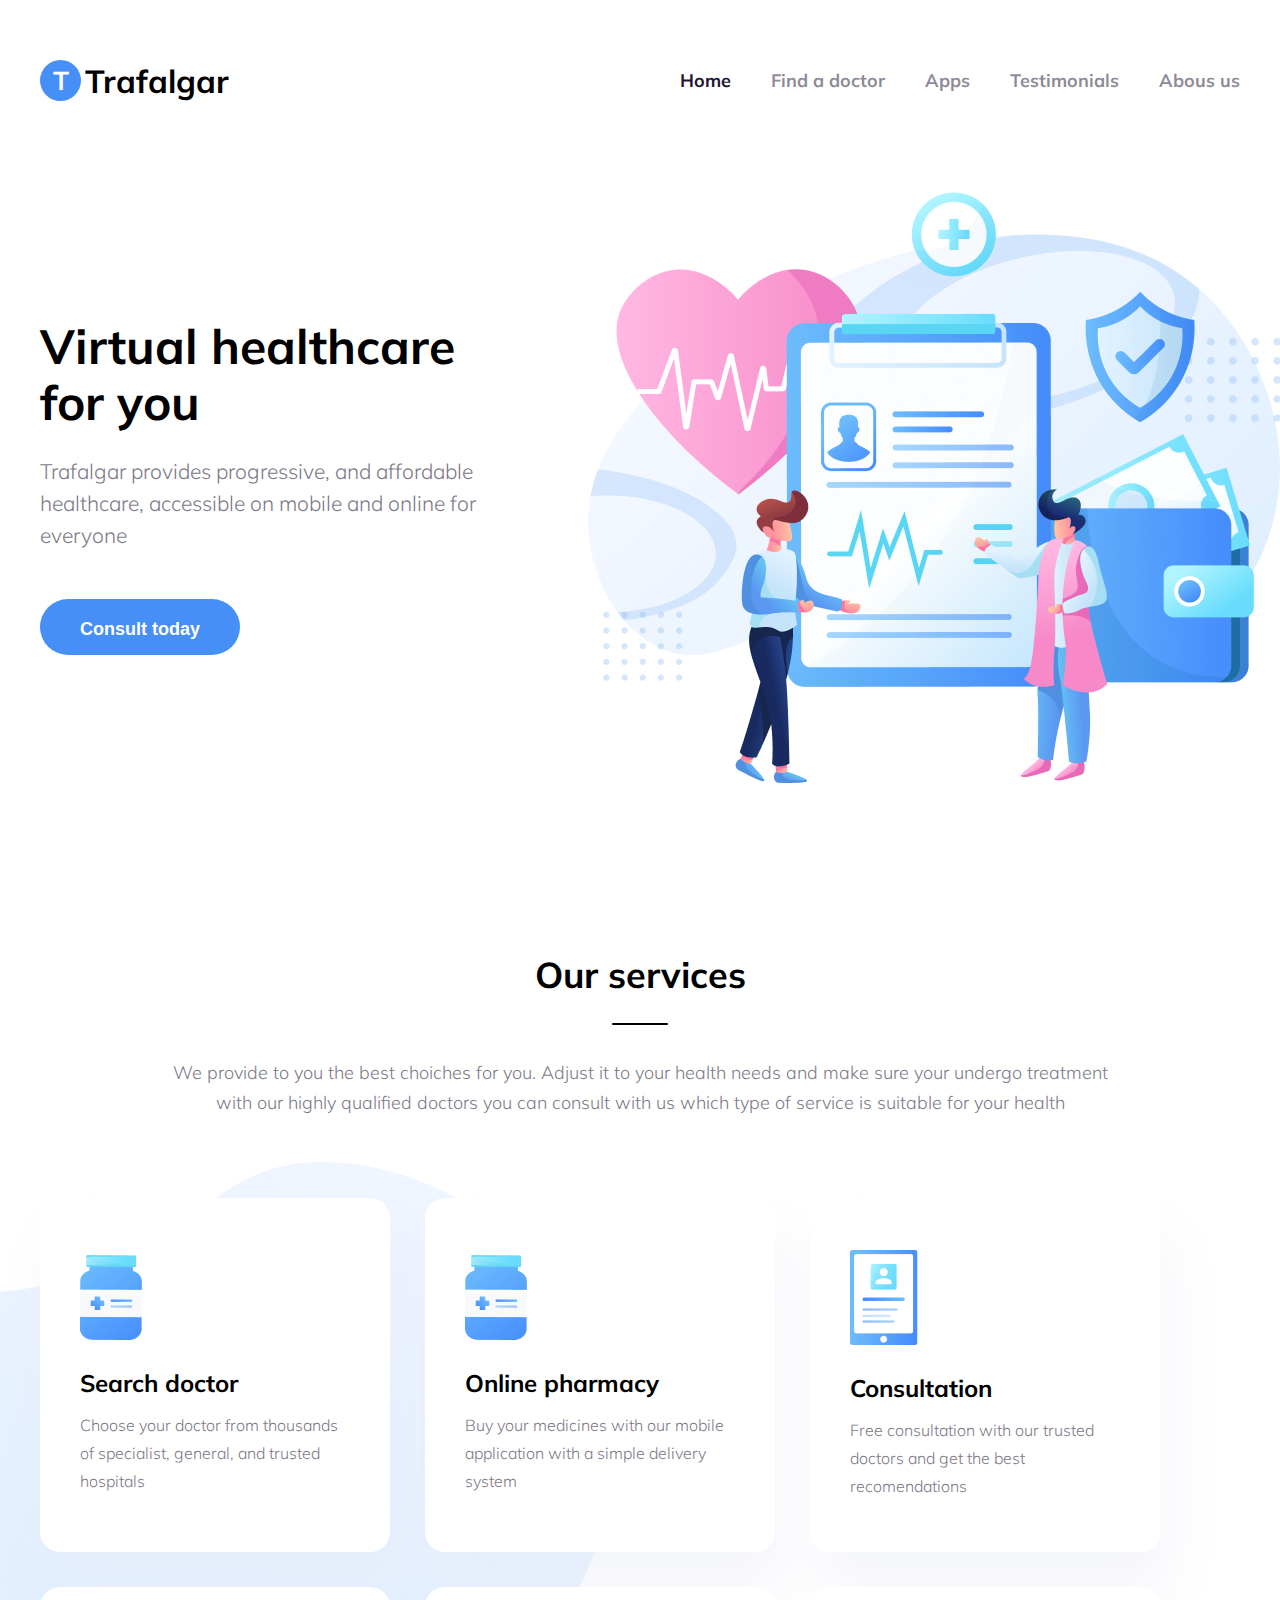
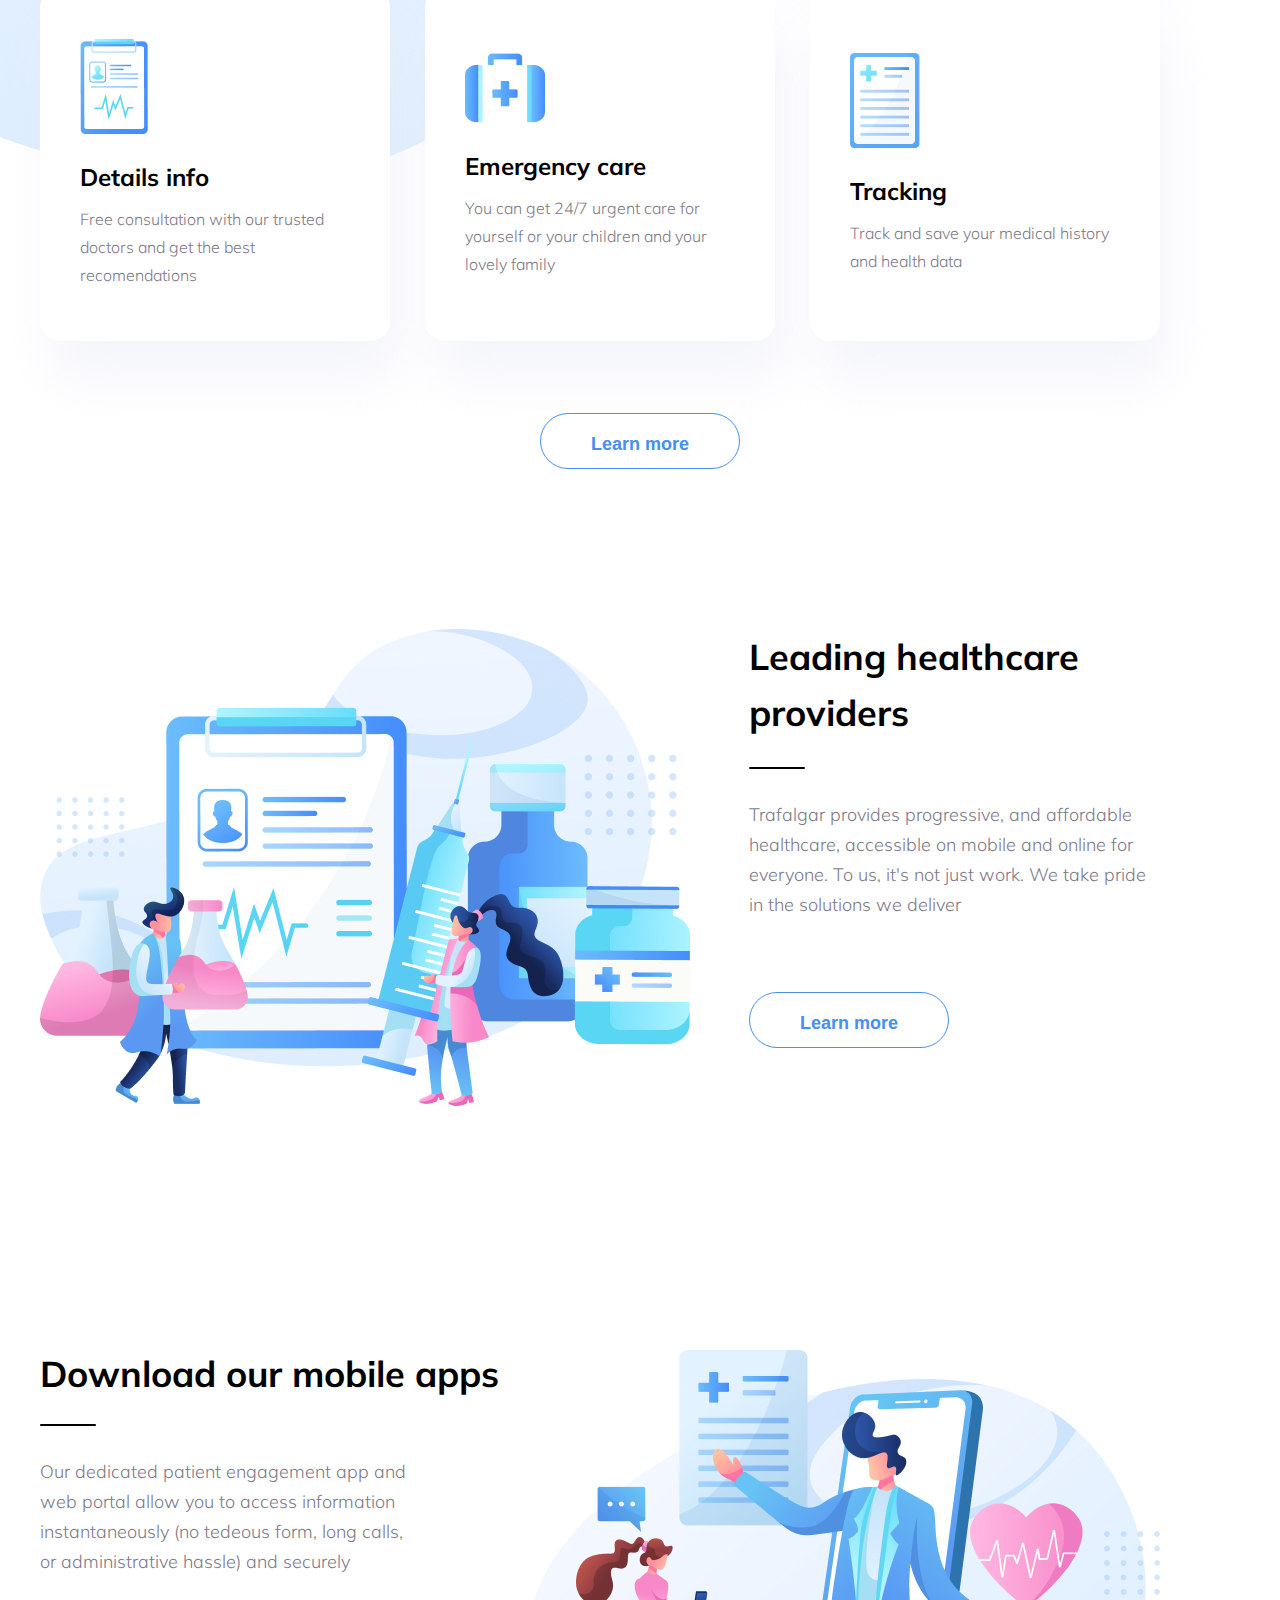
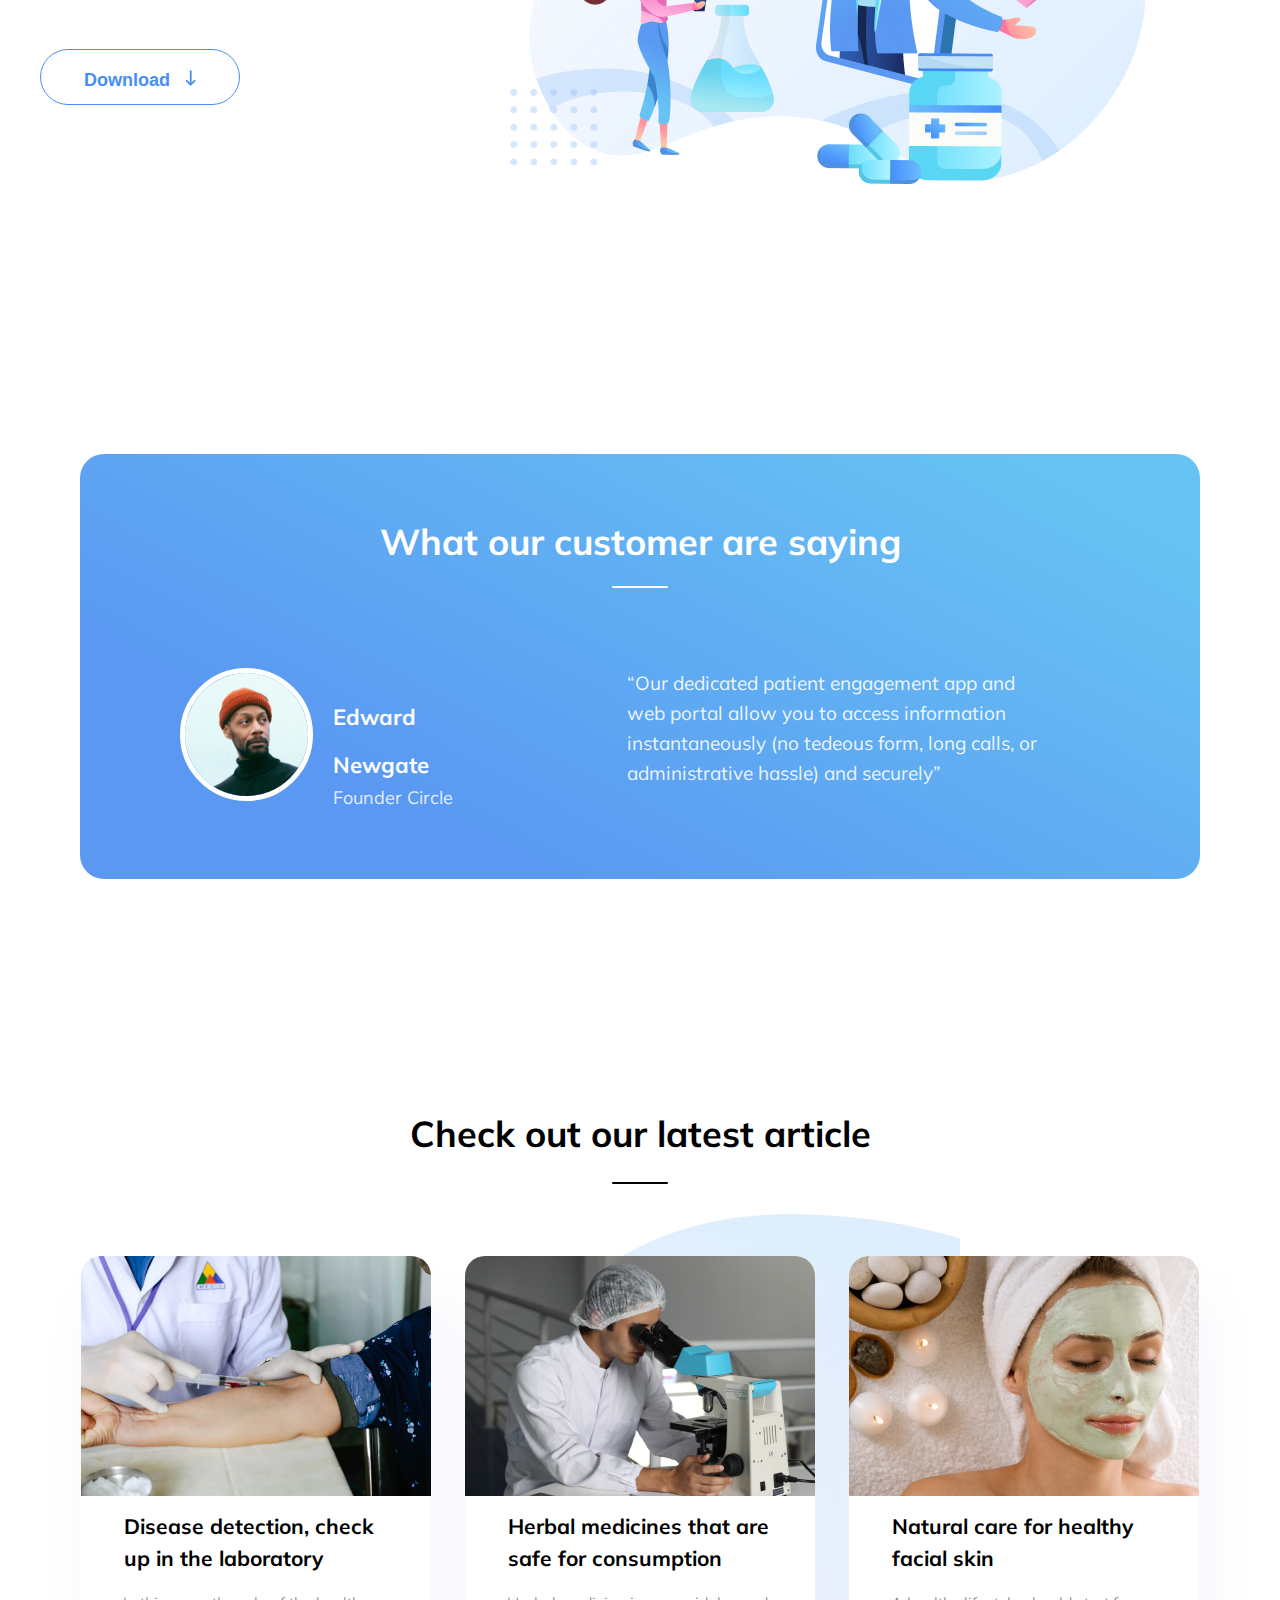
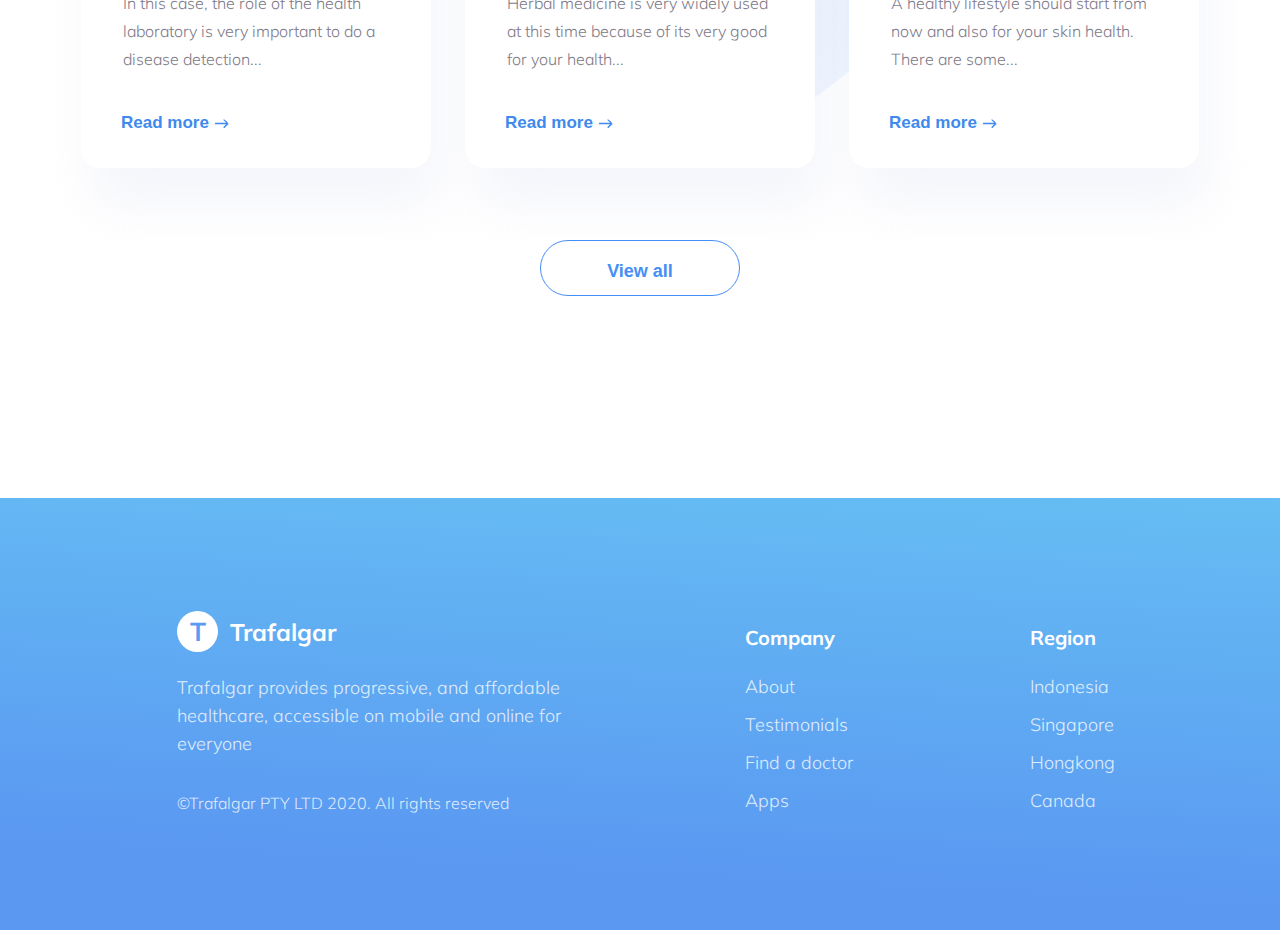
<file: index.html>
<!DOCTYPE html>
<html lang="en">
  <head>
    <meta charset="UTF-8" />
    <meta name="viewport" content="width=device-width, initial-scale=1.0" />
    <title>Document</title>
    <link rel="stylesheet" href="style.css" />
    <link
      href="https://fonts.googleapis.com/css2?family=Muli:wght@400;700&display=swap"
      rel="stylesheet"
    />
    <script></script>
  </head>
  <body>
    <nav>
      <!-- <img src="images/logo.png" alt="" /> -->
      <div class="header-logo">
        <p>T</p>
        <h1>Trafalgar</h1>
      </div>
      <div>
        <p></p>
      </div>
      <ul>
        <li><a href="#">Home</a></li>
        <li><a href="#">Find a doctor</a></li>
        <li><a href="#">Apps</a></li>
        <li><a href="#">Testimonials</a></li>
        <li><a href="#">Abous us</a></li>
      </ul>
    </nav>
    <main>
      <div class="main-header">
        <h2>Virtual healthcare for you</h2>
        <p>
          Trafalgar provides progressive, and affordable healthcare, accessible
          on mobile and online for everyone
        </p>
        <button>Consult today</button>
      </div>
      <div><img src="images/trafalgar.png" alt="trafalgar-illustration" /></div>
    </main>

    <section class="our-services">
      <div class="vector">
        <img src="images/Vector (1).png" alt="vector" />
      </div>
      <h1>Our services</h1>
      <div class="rectangle"></div>
      <p>
        We provide to you the best choiches for you. Adjust it to your health
        needs and make sure your undergo treatment with our highly qualified
        doctors you can consult with us which type of service is suitable for
        your health
      </p>
      <div class="service-columns">
        <div>
          <img src="images/Frame (1).png" alt="frame one" />
          <h3>Search doctor</h3>
          <p>
            Choose your doctor from thousands of specialist, general, and
            trusted hospitals
          </p>
        </div>
        <div>
          <img src="images/Frame (1).png" alt="frame two" />
          <h3>Online pharmacy</h3>
          <p>
            Buy your medicines with our mobile application with a simple
            delivery system
          </p>
        </div>
        <div>
          <img src="images/Frame (2).png" alt="frame three" />
          <h3>Consultation</h3>
          <p>
            Free consultation with our trusted doctors and get the best
            recomendations
          </p>
        </div>
        <div>
          <img src="images/Frame (3).png" alt="frame four" />
          <h3>Details info</h3>
          <p>
            Free consultation with our trusted doctors and get the best
            recomendations
          </p>
        </div>
        <div>
          <img src="images/Frame (4).png" alt="frame five" />
          <h3>Emergency care</h3>
          <p>
            You can get 24/7 urgent care for yourself or your children and your
            lovely family
          </p>
        </div>
        <div>
          <img src="images/Frame (5).png" alt="frame six" />
          <h3>Tracking</h3>
          <p>Track and save your medical history and health data</p>
        </div>
      </div>
      <button class="learn-more-button">Learn more</button>
    </section>
    <section class="providers">
      <div>
        <img src="images/trafalgar-illustration sec02 1.png" alt="trafalgar" />
      </div>
      <div class="providers-rows">
        <h2>Leading healthcare providers</h2>
        <div class="left-rectangle"></div>
        <p>
          Trafalgar provides progressive, and affordable healthcare, accessible
          on mobile and online for everyone. To us, it&apos;s not just work. We
          take pride in the solutions we deliver
        </p>
        <button class="learn-more-button">Learn more</button>
      </div>
    </section>
    <section class="apps">
      <div>
        <h2>Download our mobile apps</h2>
        <div class="left-rectangle"></div>
        <p>
          Our dedicated patient engagement app and web portal allow you to
          access information instantaneously (no tedeous form, long calls, or
          administrative hassle) and securely
        </p>
        <button class="learn-more-button">
          Download <img src="images/Vector2.png" alt="vector" />
        </button>
      </div>
      <div>
        <img
          src="images/trafalgar-illustration sec03 1.png"
          alt="trafalgar picture"
        />
      </div>
    </section>
    <section class="testimonials">
      <h2>What our customer are saying</h2>
      <div class="rectangle"></div>
      <div class="testimonials-comments">
        <div class="testimonials-column">
          <img src="images/image 1.png" alt="" />
        </div>
        <div class="customer-data">
          <p class="customer-name">Edward Newgate</p>
          <p class="profession">Founder Circle</p>
        </div>
        <p class="customer-comment">
          “Our dedicated patient engagement app and web portal allow you to
          access information instantaneously (no tedeous form, long calls, or
          administrative hassle) and securely”
        </p>
      </div>
    </section>
    <section class="latest-article">
      <div class="background-vector"><img src="images/Vector (155).png" /></div>
      <h2>Check out our latest article</h2>
      <div class="rectangle"></div>
      <div class="article-columns">
        <div>
          <img src="images/image 2.png" alt="customer-picture" />
          <h2>Disease detection, check up in the laboratory</h2>
          <p>
            In this case, the role of the health laboratory is very important to
            do a disease detection...
          </p>
          <button class="read-more-button">
            Read more
            <img src="images/arrow.png" alt="arrow" />
          </button>
        </div>
        <div>
          <img src="images/image 2 (1).png" alt="laboraroty" />
          <h2>Herbal medicines that are safe for consumption</h2>
          <p>
            Herbal medicine is very widely used at this time because of its very
            good for your health...
          </p>
          <button class="read-more-button">
            Read more
            <img src="images/arrow.png" alt="arrow" />
          </button>
        </div>
        <div>
          <img src="images/image 3.png" alt="skincare" />
          <h2>Natural care for healthy facial skin</h2>
          <p>
            A healthy lifestyle should start from now and also for your skin
            health. There are some...
          </p>
          <button class="read-more-button">
            Read more
            <img src="images/arrow.png" alt="arrow" />
          </button>
        </div>
      </div>

      <div class="article-button">
        <button class="learn-more-button">View all</button>
      </div>
    </section>
    <footer>
      <div class="footer-first-column">
        <div class="footer-logo">
          <div>T</div>
          <h3>Trafalgar</h3>
        </div>
        <p>
          Trafalgar provides progressive, and affordable healthcare, accessible
          on mobile and online for everyone
        </p>
        <p>©Trafalgar PTY LTD 2020. All rights reserved</p>
      </div>
      <div class="footer-second-column">
        <ul>
          <h4>Company</h4>
          <li><a href="">About</a></li>
          <li><a href="">Testimonials</a></li>
          <li><a href="">Find a doctor</a></li>
          <li><a href="">Apps</a></li>
        </ul>
      </div>
      <div class="footer-second-column">
        <ul>
          <h4>Region</h4>
          <li><a href="">Indonesia</a></li>
          <li><a href="">Singapore</a></li>
          <li><a href="">Hongkong</a></li>
          <li><a href="">Canada</a></li>
        </ul>
      </div>
      <div class="footer-second-column">
        <ul>
          <h4>Help</h4>
          <li><a href="">Help center</a></li>
          <li><a href="">Contact support</a></li>
          <li><a href="">Instructions</a></li>
          <li><a href="">How it works</a></li>
        </ul>
      </div>
    </footer>
  </body>
</html>
</file>
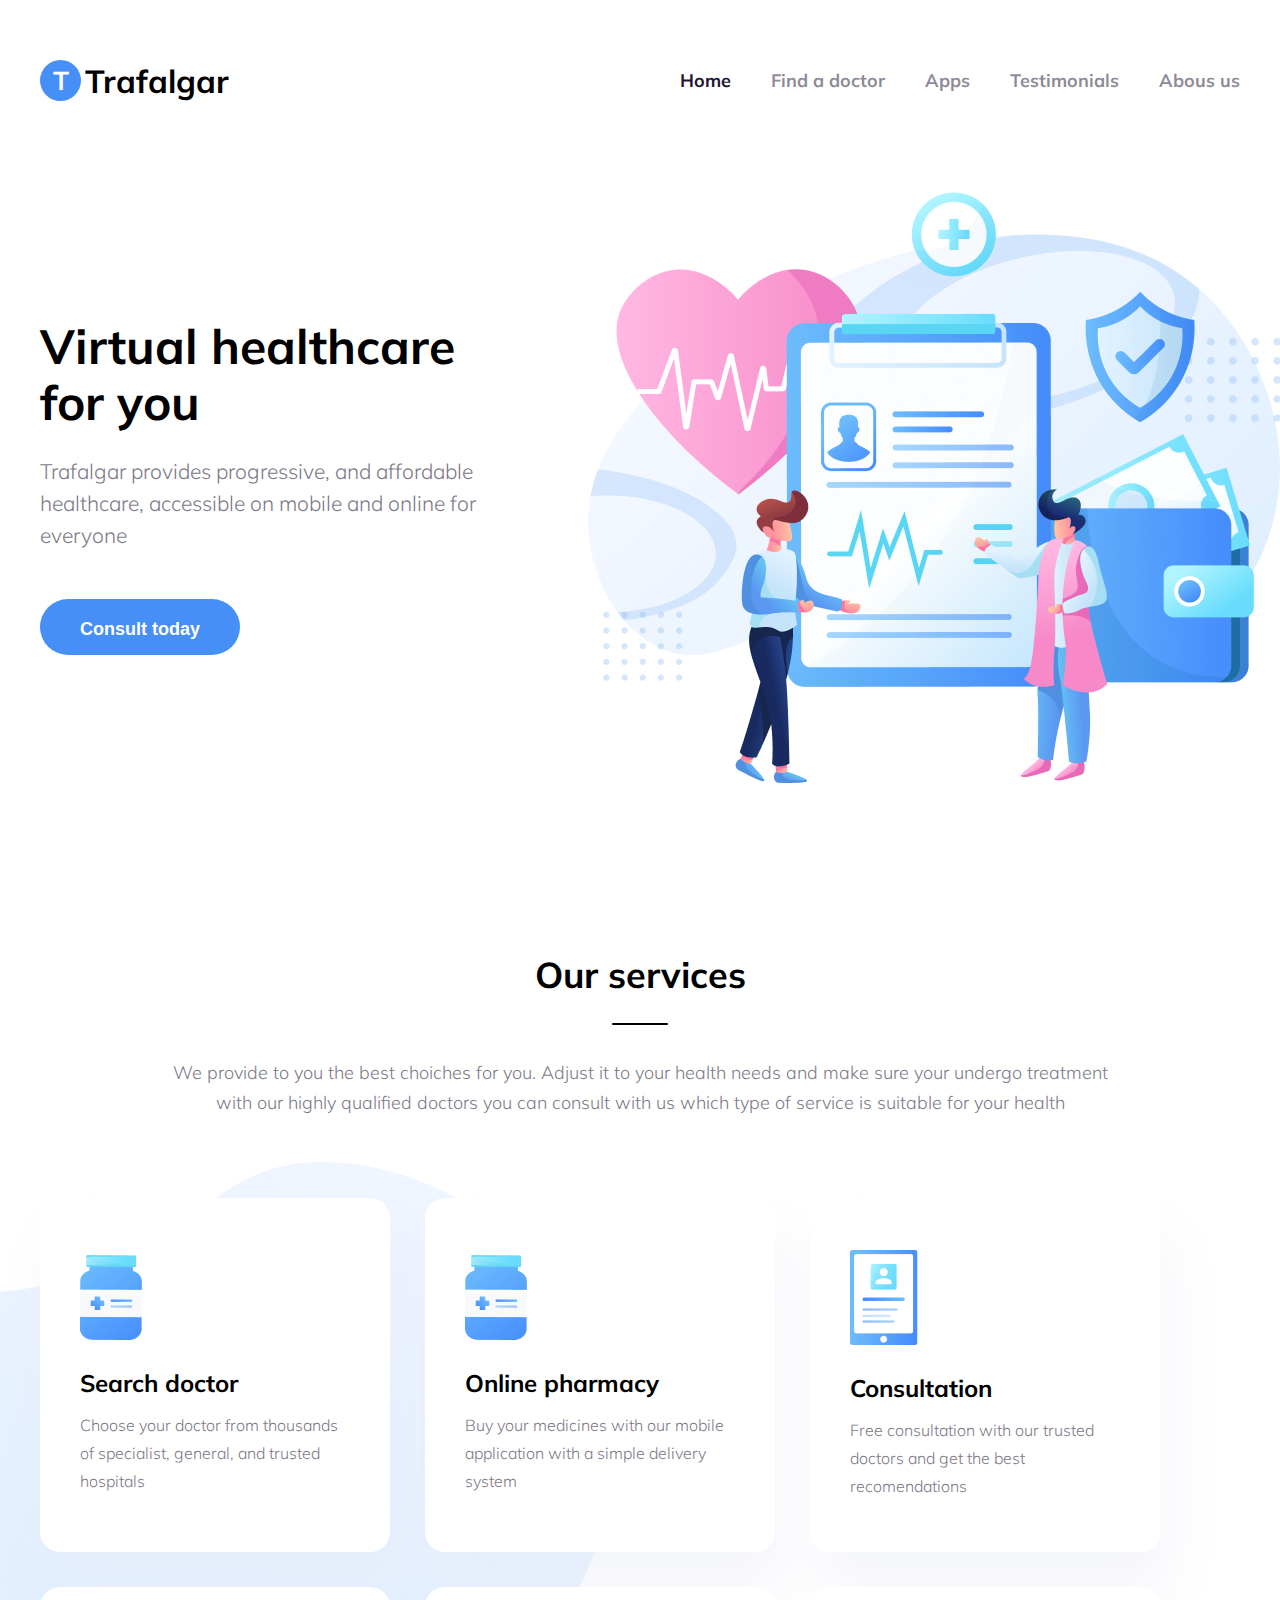
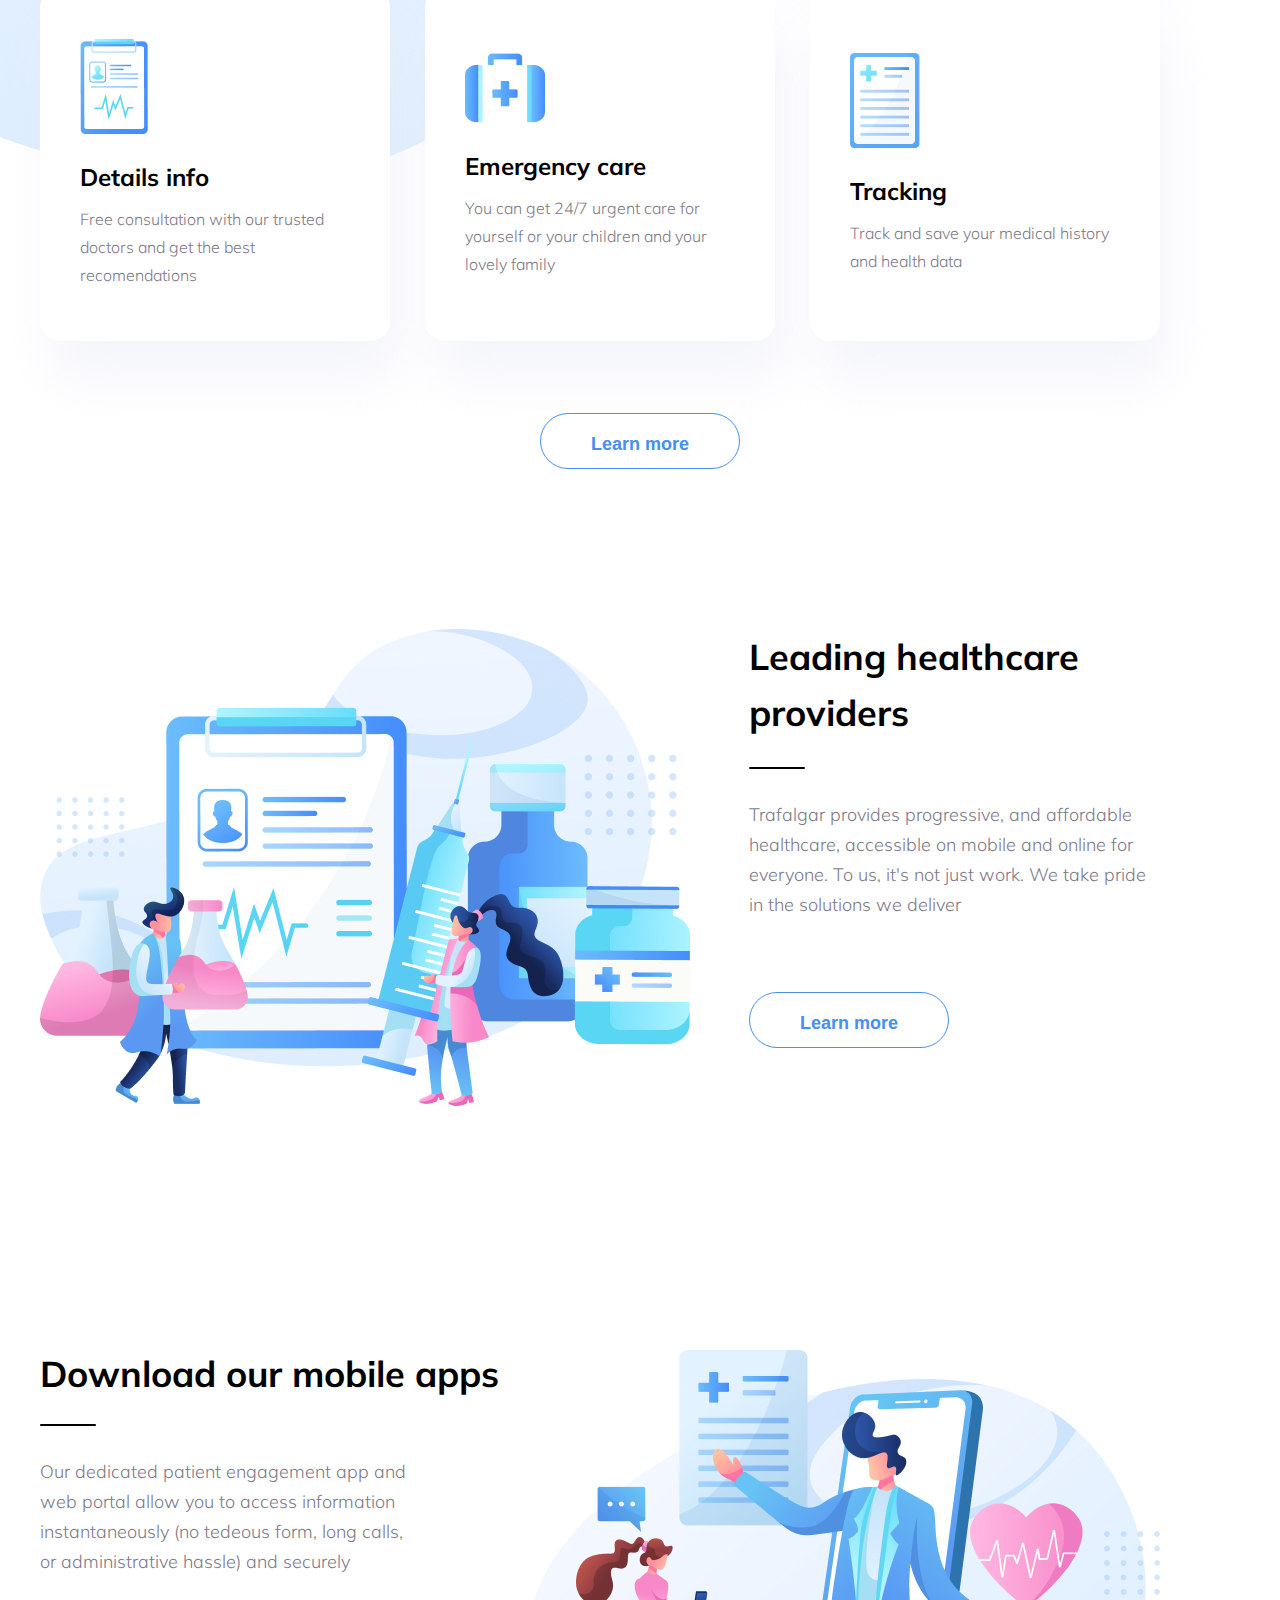
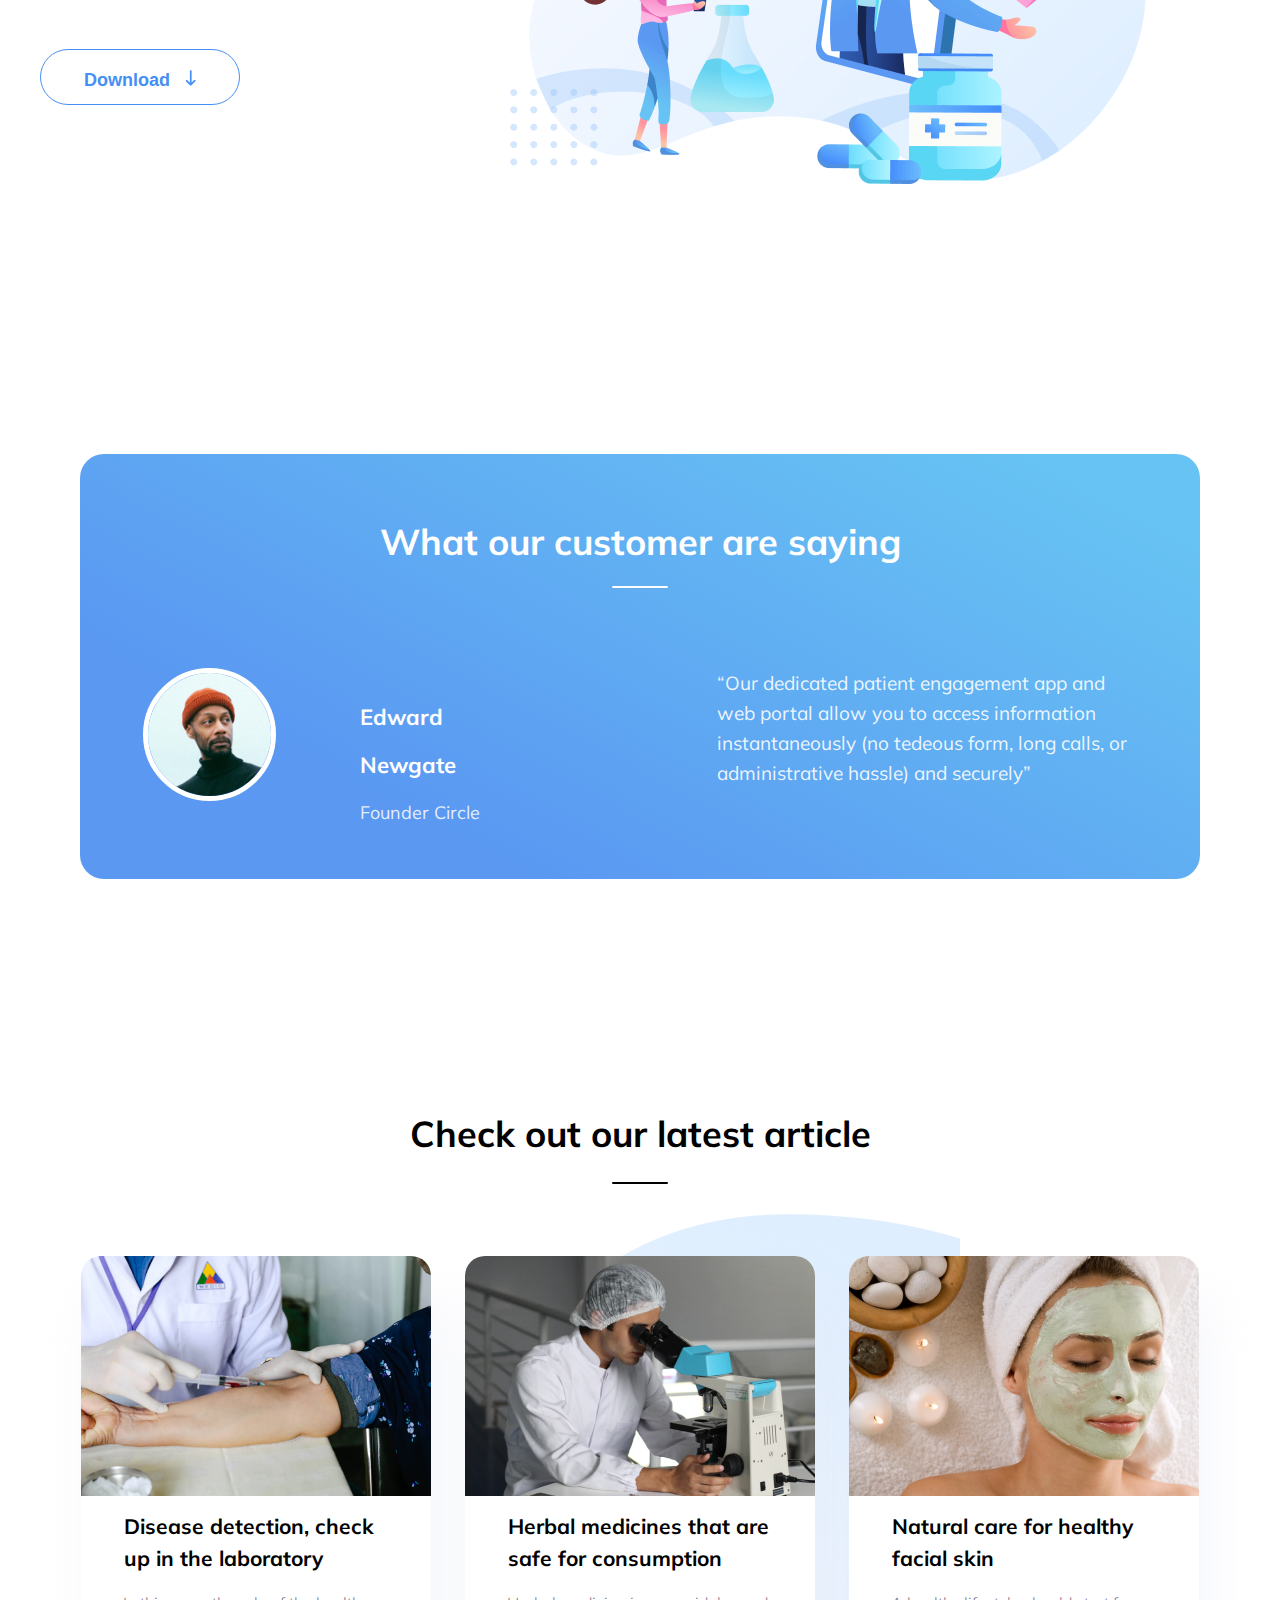
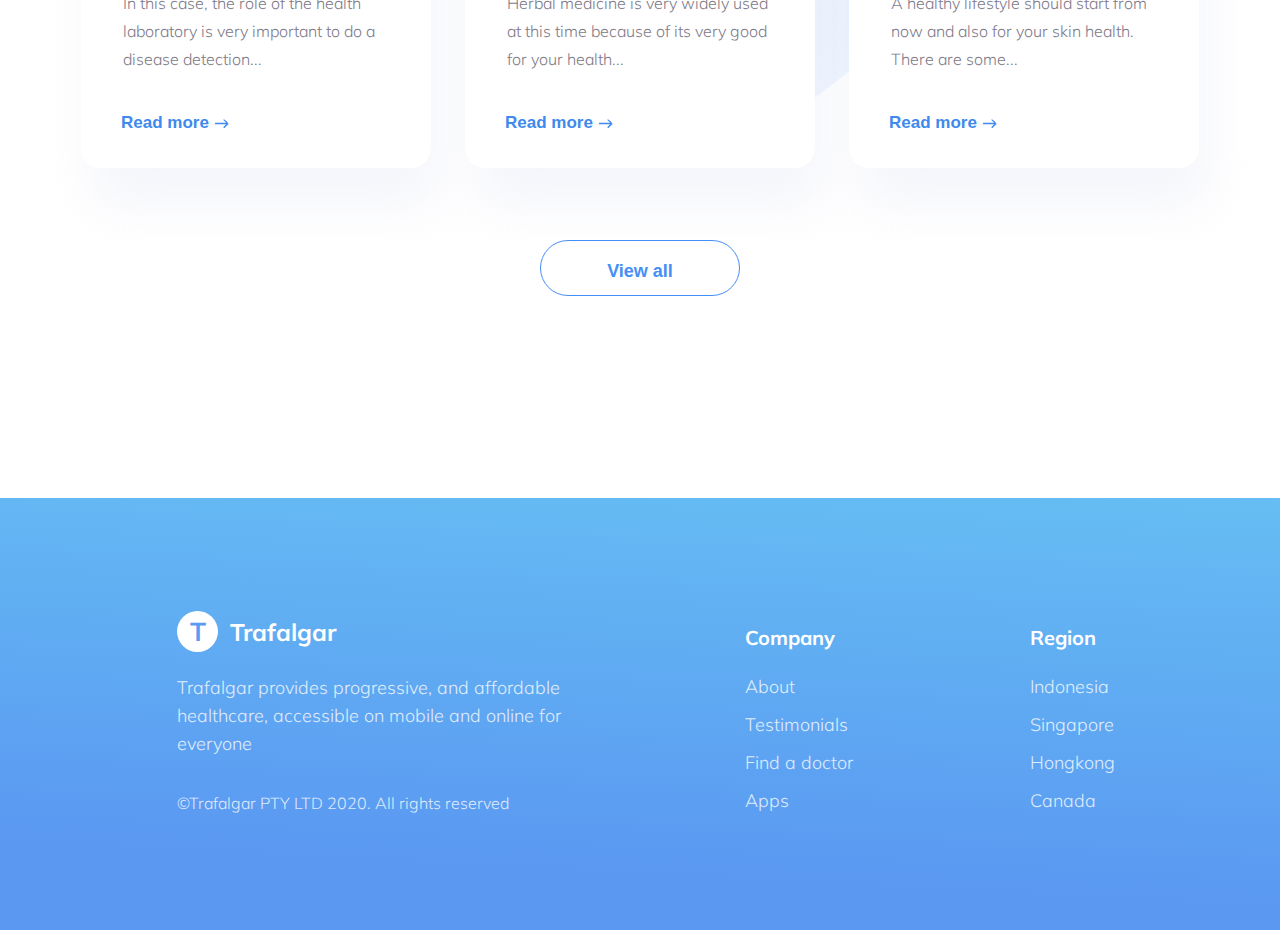
<file: markup/index.html>
<!DOCTYPE html>
<html lang="en">
  <head>
    <meta charset="UTF-8" />
    <meta name="viewport" content="width=device-width, initial-scale=1.0" />
    <title>Document</title>
    <link rel="stylesheet" href="style.css" />
    <link
      href="https://fonts.googleapis.com/css2?family=Muli:wght@400;700&display=swap"
      rel="stylesheet"
    />
    <script></script>
  </head>
  <body>
    <nav>
      <!-- <img src="images/logo.png" alt="" /> -->
      <div class="header-logo">
        <p>T</p>
        <h1>Trafalgar</h1>
      </div>
      <div>
        <p></p>
      </div>
      <ul>
        <li><a href="#">Home</a></li>
        <li><a href="#">Find a doctor</a></li>
        <li><a href="#">Apps</a></li>
        <li><a href="#">Testimonials</a></li>
        <li><a href="#">Abous us</a></li>
      </ul>
    </nav>
    <main>
      <div class="main-header">
        <h2>Virtual healthcare for you</h2>
        <p>
          Trafalgar provides progressive, and affordable healthcare, accessible
          on mobile and online for everyone
        </p>
        <button>Consult today</button>
      </div>
      <div><img src="images/trafalgar.png" alt="trafalgar-illustration" /></div>
    </main>

    <section class="our-services">
      <div class="vector">
        <img src="images/Vector (1).png" alt="vector" />
      </div>
      <h1>Our services</h1>
      <div class="rectangle"></div>
      <p>
        We provide to you the best choiches for you. Adjust it to your health
        needs and make sure your undergo treatment with our highly qualified
        doctors you can consult with us which type of service is suitable for
        your health
      </p>
      <div class="service-columns">
        <div>
          <img src="images/Frame (1).png" alt="frame one" />
          <h3>Search doctor</h3>
          <p>
            Choose your doctor from thousands of specialist, general, and
            trusted hospitals
          </p>
        </div>
        <div>
          <img src="images/Frame (1).png" alt="frame two" />
          <h3>Online pharmacy</h3>
          <p>
            Buy your medicines with our mobile application with a simple
            delivery system
          </p>
        </div>
        <div>
          <img src="images/Frame (2).png" alt="frame three" />
          <h3>Consultation</h3>
          <p>
            Free consultation with our trusted doctors and get the best
            recomendations
          </p>
        </div>
        <div>
          <img src="images/Frame (3).png" alt="frame four" />
          <h3>Details info</h3>
          <p>
            Free consultation with our trusted doctors and get the best
            recomendations
          </p>
        </div>
        <div>
          <img src="images/Frame (4).png" alt="frame five" />
          <h3>Emergency care</h3>
          <p>
            You can get 24/7 urgent care for yourself or your children and your
            lovely family
          </p>
        </div>
        <div>
          <img src="images/Frame (5).png" alt="frame six" />
          <h3>Tracking</h3>
          <p>Track and save your medical history and health data</p>
        </div>
      </div>
      <button class="learn-more-button">Learn more</button>
    </section>
    <section class="providers">
      <div>
        <img src="images/trafalgar-illustration sec02 1.png" alt="trafalgar" />
      </div>
      <div class="providers-rows">
        <h2>Leading healthcare providers</h2>
        <div class="left-rectangle"></div>
        <p>
          Trafalgar provides progressive, and affordable healthcare, accessible
          on mobile and online for everyone. To us, it&apos;s not just work. We
          take pride in the solutions we deliver
        </p>
        <button class="learn-more-button">Learn more</button>
      </div>
    </section>
    <section class="apps">
      <div>
        <h2>Download our mobile apps</h2>
        <div class="left-rectangle"></div>
        <p>
          Our dedicated patient engagement app and web portal allow you to
          access information instantaneously (no tedeous form, long calls, or
          administrative hassle) and securely
        </p>
        <button class="learn-more-button">
          Download <img src="images/Vector2.png" alt="vector" />
        </button>
      </div>
      <div>
        <img
          src="images/trafalgar-illustration sec03 1.png"
          alt="trafalgar picture"
        />
      </div>
    </section>
    <section class="testimonials">
      <h2>What our customer are saying</h2>
      <div class="rectangle"></div>
      <div class="testimonials-comments">
        <div class="testimonials-column">
          <img src="images/image 1.png" alt="" />
        </div>
        <div class="customer-data">
          <p class="customer-name">Edward Newgate</p>
          <p class="profession">Founder Circle</p>
        </div>
        <p class="customer-comment">
          “Our dedicated patient engagement app and web portal allow you to
          access information instantaneously (no tedeous form, long calls, or
          administrative hassle) and securely”
        </p>
      </div>
    </section>
    <section class="latest-article">
      <div class="background-vector"><img src="images/Vector (155).png" /></div>
      <h2>Check out our latest article</h2>
      <div class="rectangle"></div>
      <div class="article-columns">
        <div>
          <img src="images/image 2.png" alt="customer-picture" />
          <h2>Disease detection, check up in the laboratory</h2>
          <p>
            In this case, the role of the health laboratory is very important to
            do a disease detection...
          </p>
          <button class="read-more-button">
            Read more
            <img src="images/arrow.png" alt="arrow" />
          </button>
        </div>
        <div>
          <img src="images/image 2 (1).png" alt="laboraroty" />
          <h2>Herbal medicines that are safe for consumption</h2>
          <p>
            Herbal medicine is very widely used at this time because of its very
            good for your health...
          </p>
          <button class="read-more-button">
            Read more
            <img src="images/arrow.png" alt="arrow" />
          </button>
        </div>
        <div>
          <img src="images/image 3.png" alt="skincare" />
          <h2>Natural care for healthy facial skin</h2>
          <p>
            A healthy lifestyle should start from now and also for your skin
            health. There are some...
          </p>
          <button class="read-more-button">
            Read more
            <img src="images/arrow.png" alt="arrow" />
          </button>
        </div>
      </div>

      <div class="article-button">
        <button class="learn-more-button">View all</button>
      </div>
    </section>
    <footer>
      <div class="footer-first-column">
        <div class="footer-logo">
          <div>T</div>
          <h3>Trafalgar</h3>
        </div>
        <p>
          Trafalgar provides progressive, and affordable healthcare, accessible
          on mobile and online for everyone
        </p>
        <p>©Trafalgar PTY LTD 2020. All rights reserved</p>
      </div>
      <div class="footer-second-column">
        <ul>
          <h4>Company</h4>
          <li><a href="">About</a></li>
          <li><a href="">Testimonials</a></li>
          <li><a href="">Find a doctor</a></li>
          <li><a href="">Apps</a></li>
        </ul>
      </div>
      <div class="footer-second-column">
        <ul>
          <h4>Region</h4>
          <li><a href="">Indonesia</a></li>
          <li><a href="">Singapore</a></li>
          <li><a href="">Hongkong</a></li>
          <li><a href="">Canada</a></li>
        </ul>
      </div>
      <div class="footer-second-column">
        <ul>
          <h4>Help</h4>
          <li><a href="">Help center</a></li>
          <li><a href="">Contact support</a></li>
          <li><a href="">Instructions</a></li>
          <li><a href="">How it works</a></li>
        </ul>
      </div>
    </footer>
  </body>
</html>
</file>
<file: style.css>
* {
  margin: 0;
  padding: 0;
  box-sizing: border-box;
}
body {
  font-family: "Muli", sans-serif;
}
section {
  max-width: 1200px;
  margin: 0 auto;
}
nav {
  max-width: 1200px;
  margin: 0 auto;
  display: flex;
  justify-content: space-between;
  align-items: center;
  margin-top: 60px;
}
nav ul {
  list-style: none;
  display: flex;
  gap: 40px;
}
nav ul li a {
  text-decoration: none;
  color: #1f1534;
  font-size: 18px;
  font-weight: 700;
}
nav ul li:not(:first-child) {
  opacity: 0.5;
}
main {
  max-width: 1200px;
  margin: 0 auto;
  display: flex;
  align-items: center;
  gap: 98px;
  margin-top: 84px;
}
.main-header h2 {
  font-size: 48px;
  font-weight: 700;
  line-height: 56px; /* 116.667% */
  margin-bottom: 25px;
  width: 427px;
}
.main-header p {
  color: #7d7987;
  font-size: 21px;
  font-weight: 300;
  line-height: 32px; /* 152.381% */
  width: 450px;
  margin-bottom: 48px;
}
.main-header button {
  width: 200px;
  height: 56px;
  border-radius: 55px;
  background: #458ff6;
  border: none;
  color: #fff;
  font-size: 18px;
  font-weight: 700;
  line-height: 60px; /* 333.333% */
}
.our-services {
  margin-top: 160px;
  display: flex;
  flex-direction: column;
}
.our-services h1 {
  font-size: 36px;
  font-weight: 700;
  line-height: 56px; /* 155.556% */
  text-align: center;
}
.rectangle {
  width: 56px;
  height: 2px;
  border-radius: 5px;
  background: #000;
  margin: 0 auto;
  margin-top: 20px;
}
.our-services > p {
  color: #7d7987;
  text-align: center;
  font-size: 18px;
  font-weight: 300;
  line-height: 30px; /* 166.667% */
  width: 952px;
  margin: 0 auto;
  margin-top: 33px;
}
.service-columns {
  display: flex;
  flex-wrap: wrap;
  gap: 35px;
  margin-top: 80px;
}
.service-columns div {
  border-radius: 20px;
  background: #fff;
  box-shadow: 10px 40px 50px 0px rgba(229, 233, 246, 0.4);
  width: 350px;
  height: 354px;
  padding: 40px;
  display: flex;
  flex-direction: column;
  justify-content: center;
  align-items: flex-start;
}

.service-columns div h3 {
  font-size: 24px;
  font-weight: 700;
  line-height: 56px; /* 233.333% */
  margin-top: 15px;
}
.service-columns div p {
  color: #7d7987;
  font-size: 16px;
  font-weight: 300;
  line-height: 28px; /* 175% */
  width: 261px;
  text-align: left;
}
.learn-more-button {
  border-radius: 55px;
  border: 1.4px solid #458ff6;
  width: 200px;
  height: 56px;
  color: #458ff6;
  font-size: 18px;
  font-weight: 700;
  line-height: 60px; /* 333.333% */
  background-color: white;
  margin: 0 auto;
  margin-top: 72px;
}
.providers {
  margin-top: 160px;
  display: flex;
  flex: wrap;
  gap: 59px;
}
.providers h2 {
  color: #000;
  font-family: Muli;
  font-size: 36px;
  font-style: normal;
  font-weight: 700;
  line-height: 56px; /* 155.556% */
  width: 481px;
}
.left-rectangle {
  width: 56px;
  height: 2px;
  border-radius: 10px;
  background: #000;
  margin-top: 26px;
}
.providers p {
  color: #7d7987;
  font-family: Muli;
  font-size: 18px;
  font-style: normal;
  font-weight: 300;
  line-height: 30px; /* 166.667% */
  width: 415px;
  margin-top: 31px;
}
.apps {
  display: flex;
  flex: wrap;
  margin-top: 240px;
}
.apps h2 {
  font-size: 36px;
  font-weight: 700;
  line-height: 48px; /* 133.333% */
}
.apps p {
  color: #7d7987;
  font-size: 18px;
  font-weight: 300;
  line-height: 30px;
  width: 380px;
  margin-top: 31px;
}
.learn-more-button img {
  margin-left: 10px;
}
.testimonials {
  margin-top: 266px;
  width: 1120px;
  height: 425px;
  border-radius: 24px;
  background: linear-gradient(208deg, #67c3f3 9.05%, #5a98f2 76.74%);
}

.testimonials h2 {
  color: #fff;
  font-size: 36px;
  font-weight: 700;
  line-height: 48px; /* 133.333% */
  text-align: center;
  padding-top: 64px;
}
.testimonials .rectangle {
  background-color: white;
}
.testimonials-comments {
  display: flex;
  margin-top: 80px;
}
.testimonials img {
  width: 133px;
  border-radius: 68px;
  border: 5px solid white;
  margin-left: 100.07px;
}
.customer-name {
  color: #fff;
  font-family: Muli;
  font-size: 22px;
  font-style: normal;
  font-weight: 700;
  line-height: 48px; /* 218.182% */
}
.profession {
  color: rgba(255, 255, 255, 0.85);
  font-family: Muli;
  font-size: 18px;
  font-style: normal;
  font-weight: 400;
  line-height: 48px; /* 266.667% */
  margin-top: -15px;
}
.customer-comment {
  color: rgba(255, 255, 255, 0.9);
  font-size: 19px;
  font-weight: 400;
  line-height: 30px; /* 157.895% */
  width: 420px;
  margin-left: 110px;
}
.customer-data {
  margin-left: 20px;
  width: 184px;
  margin-top: 25px;
}
.latest-article {
  margin-top: 227px;
  display: flex;
  justify-content: center;
  flex-direction: column;
  align-items: center;
}
.latest-article h2 {
  font-size: 36px;
  font-weight: 700;
  line-height: 56px; /* 155.556% */
  text-align: center;
}
.article-columns {
  display: flex;
  margin-top: 72px;
  gap: 34px;
}

.article-columns div {
  border-radius: 20px;
  background: #fff;

  /* drop shadow */
  box-shadow: 10px 40px 50px 0px rgba(229, 233, 246, 0.4);
  width: 350px;
  height: 512px;
}
.article-columns div img {
  border-radius: 20px 20px 0 0;
}
.article-columns div h2 {
  font-size: 21px;
  font-weight: 700;
  line-height: 32px; /* 152.381% */
  width: 265px;
  text-align: left;
  margin: 0 auto;
  margin-top: 10px;
}
.article-columns div p {
  color: #7d7987;
  font-family: Muli;
  font-size: 16px;
  font-style: normal;
  font-weight: 300;
  line-height: 28px; /* 175% */
  text-align: left;
  width: 266px;
  margin: 0 auto;
  margin-top: 15px;
}

.read-more-button {
  color: #4089ed;
  font-size: 17px;
  font-weight: 600;
  line-height: 28px; /* 164.706% */
  background-color: white;
  border: none;
  margin-left: 40px;
  margin-top: 36px;
}

footer {
  background: linear-gradient(183deg, #67c3f3 -8.57%, #5a98f2 82.96%);
  width: 1600px;
  height: 432px;
  margin: 0 auto;
  margin-top: 202px;
  display: flex;
  align-items: center;
  justify-content: space-evenly;
}
.footer-logo {
  display: flex;
  align-items: center;
  gap: 12px;
}
.footer-logo div {
  width: 41px;
  height: 41px;
  background-color: white;
  color: #5b9bf3;
  font-size: 26px;
  font-weight: 700;
  border-radius: 50%;
  display: flex;
  align-items: center;
  justify-content: center;
}

.footer-logo h3 {
  color: #fff;
  font-size: 24px;
  font-weight: 700;
}
.footer-first-column p {
  color: #fff;
  font-family: Muli;
  font-size: 18px;
  font-style: normal;
  font-weight: 300;
  line-height: 28px; /* 155.556% */
  width: 391px;
  opacity: 0.8;
}

.footer-second-column a {
  text-decoration: none;
  color: #fff;
  font-size: 18px;
  font-weight: 300;
  line-height: 38px; /* 211.111% */
  opacity: 0.8;
}
.footer-second-column ul {
  list-style: none;
}
.footer-second-column h4 {
  color: #fff;
  font-size: 20px;
  font-weight: 700;
  line-height: 60px; /* 300% */
}

.footer-first-column p:nth-child(2) {
  margin-top: 22px;
}
.footer-first-column p:nth-child(3) {
  margin-top: 31px;
  font-size: 16px;
}
.vector {
  z-index: -1;
  position: absolute;
  margin-top: 215px;
  margin-left: -195px;
}
.our-services,
.latest-article {
  z-index: 1;
}

.background-vector {
  z-index: -1;
  position: absolute;
  right: 0;
  margin-right: 320px;
  margin-bottom: 55px;
}

.header-logo {
  display: flex;
  gap: 4px;
  align-items: center;
}
.header-logo p {
  width: 41px;
  height: 41px;
  border-radius: 50%;
  background-color: #458ff6;
  color: #fff;
  font-size: 26px;
  font-weight: 700;
  display: flex;
  justify-content: center;
  align-items: center;
}
</file>
<file: markup/style.css>
* {
  margin: 0;
  padding: 0;
  box-sizing: border-box;
}
body {
  font-family: "Muli", sans-serif;
}
section {
  max-width: 1200px;
  margin: 0 auto;
}
nav {
  max-width: 1200px;
  margin: 0 auto;
  display: flex;
  justify-content: space-between;
  align-items: center;
  margin-top: 60px;
}
nav ul {
  list-style: none;
  display: flex;
  gap: 40px;
}
nav ul li a {
  text-decoration: none;
  color: #1f1534;
  font-size: 18px;
  font-weight: 700;
}
nav ul li:not(:first-child) {
  opacity: 0.5;
}
main {
  max-width: 1200px;
  margin: 0 auto;
  display: flex;
  align-items: center;
  gap: 98px;
  margin-top: 84px;
}
.main-header h2 {
  font-size: 48px;
  font-weight: 700;
  line-height: 56px; /* 116.667% */
  margin-bottom: 25px;
  width: 427px;
}
.main-header p {
  color: #7d7987;
  font-size: 21px;
  font-weight: 300;
  line-height: 32px; /* 152.381% */
  width: 450px;
  margin-bottom: 48px;
}
.main-header button {
  width: 200px;
  height: 56px;
  border-radius: 55px;
  background: #458ff6;
  border: none;
  color: #fff;
  font-size: 18px;
  font-weight: 700;
  line-height: 60px; /* 333.333% */
}
.our-services {
  margin-top: 160px;
  display: flex;
  flex-direction: column;
}
.our-services h1 {
  font-size: 36px;
  font-weight: 700;
  line-height: 56px; /* 155.556% */
  text-align: center;
}
.rectangle {
  width: 56px;
  height: 2px;
  border-radius: 5px;
  background: #000;
  margin: 0 auto;
  margin-top: 20px;
}
.our-services > p {
  color: #7d7987;
  text-align: center;
  font-size: 18px;
  font-weight: 300;
  line-height: 30px; /* 166.667% */
  width: 952px;
  margin: 0 auto;
  margin-top: 33px;
}
.service-columns {
  display: flex;
  flex-wrap: wrap;
  gap: 35px;
  margin-top: 80px;
}
.service-columns div {
  border-radius: 20px;
  background: #fff;
  box-shadow: 10px 40px 50px 0px rgba(229, 233, 246, 0.4);
  width: 350px;
  height: 354px;
  padding: 40px;
  display: flex;
  flex-direction: column;
  justify-content: center;
  align-items: flex-start;
}

.service-columns div h3 {
  font-size: 24px;
  font-weight: 700;
  line-height: 56px; /* 233.333% */
  margin-top: 15px;
}
.service-columns div p {
  color: #7d7987;
  font-size: 16px;
  font-weight: 300;
  line-height: 28px; /* 175% */
  width: 261px;
  text-align: left;
}
.learn-more-button {
  border-radius: 55px;
  border: 1.4px solid #458ff6;
  width: 200px;
  height: 56px;
  color: #458ff6;
  font-size: 18px;
  font-weight: 700;
  line-height: 60px; /* 333.333% */
  background-color: white;
  margin: 0 auto;
  margin-top: 72px;
}
.providers {
  margin-top: 160px;
  display: flex;
  flex: wrap;
  gap: 59px;
}
.providers h2 {
  color: #000;
  font-family: Muli;
  font-size: 36px;
  font-style: normal;
  font-weight: 700;
  line-height: 56px; /* 155.556% */
  width: 481px;
}
.left-rectangle {
  width: 56px;
  height: 2px;
  border-radius: 10px;
  background: #000;
  margin-top: 26px;
}
.providers p {
  color: #7d7987;
  font-family: Muli;
  font-size: 18px;
  font-style: normal;
  font-weight: 300;
  line-height: 30px; /* 166.667% */
  width: 415px;
  margin-top: 31px;
}
.apps {
  display: flex;
  flex: wrap;
  margin-top: 240px;
}
.apps h2 {
  font-size: 36px;
  font-weight: 700;
  line-height: 48px; /* 133.333% */
}
.apps p {
  color: #7d7987;
  font-size: 18px;
  font-weight: 300;
  line-height: 30px;
  width: 380px;
  margin-top: 31px;
}
.learn-more-button img {
  margin-left: 10px;
}
.testimonials {
  margin-top: 266px;
  width: 1120px;
  height: 425px;
  border-radius: 24px;
  background: linear-gradient(208deg, #67c3f3 9.05%, #5a98f2 76.74%);
}

.testimonials h2 {
  color: #fff;
  font-size: 36px;
  font-weight: 700;
  line-height: 48px; /* 133.333% */
  text-align: center;
  padding-top: 64px;
}
.testimonials .rectangle {
  background-color: white;
}
.testimonials-comments {
  display: flex;
  margin-top: 80px;
  justify-content: space-evenly;
}
.testimonials img {
  width: 133px;
  border-radius: 68px;
  border: 5px solid white;
}
.customer-name {
  color: #fff;
  font-family: Muli;
  font-size: 22px;
  font-style: normal;
  font-weight: 700;
  line-height: 48px; /* 218.182% */
}
.profession {
  color: rgba(255, 255, 255, 0.85);
  font-family: Muli;
  font-size: 18px;
  font-style: normal;
  font-weight: 400;
  line-height: 48px; /* 266.667% */
}
.customer-comment {
  color: rgba(255, 255, 255, 0.9);
  font-size: 19px;
  font-weight: 400;
  line-height: 30px; /* 157.895% */
  width: 420px;
  margin-left: 110px;
}
.customer-data {
  margin-left: 20px;
  width: 184px;
  margin-top: 25px;
}
.latest-article {
  margin-top: 227px;
  display: flex;
  justify-content: center;
  flex-direction: column;
  align-items: center;
}
.latest-article h2 {
  font-size: 36px;
  font-weight: 700;
  line-height: 56px; /* 155.556% */
  text-align: center;
}
.article-columns {
  display: flex;
  margin-top: 72px;
  gap: 34px;
}

.article-columns div {
  border-radius: 20px;
  background: #fff;

  /* drop shadow */
  box-shadow: 10px 40px 50px 0px rgba(229, 233, 246, 0.4);
  width: 350px;
  height: 512px;
}
.article-columns div img {
  border-radius: 20px 20px 0 0;
}
.article-columns div h2 {
  font-size: 21px;
  font-weight: 700;
  line-height: 32px; /* 152.381% */
  width: 265px;
  text-align: left;
  margin: 0 auto;
  margin-top: 10px;
}
.article-columns div p {
  color: #7d7987;
  font-family: Muli;
  font-size: 16px;
  font-style: normal;
  font-weight: 300;
  line-height: 28px; /* 175% */
  text-align: left;
  width: 266px;
  margin: 0 auto;
  margin-top: 15px;
}

.read-more-button {
  color: #4089ed;
  font-size: 17px;
  font-weight: 600;
  line-height: 28px; /* 164.706% */
  background-color: white;
  border: none;
  margin-left: 40px;
  margin-top: 36px;
}

footer {
  background: linear-gradient(183deg, #67c3f3 -8.57%, #5a98f2 82.96%);
  width: 1600px;
  height: 432px;
  margin: 0 auto;
  margin-top: 202px;
  display: flex;
  align-items: center;
  justify-content: space-evenly;
}
.footer-logo {
  display: flex;
  align-items: center;
  gap: 12px;
}
.footer-logo div {
  width: 41px;
  height: 41px;
  background-color: white;
  color: #5b9bf3;
  font-size: 26px;
  font-weight: 700;
  border-radius: 50%;
  display: flex;
  align-items: center;
  justify-content: center;
}

.footer-logo h3 {
  color: #fff;
  font-size: 24px;
  font-weight: 700;
}
.footer-first-column p {
  color: #fff;
  font-family: Muli;
  font-size: 18px;
  font-style: normal;
  font-weight: 300;
  line-height: 28px; /* 155.556% */
  width: 391px;
  opacity: 0.8;
}

.footer-second-column a {
  text-decoration: none;
  color: #fff;
  font-size: 18px;
  font-weight: 300;
  line-height: 38px; /* 211.111% */
  opacity: 0.8;
}
.footer-second-column ul {
  list-style: none;
}
.footer-second-column h4 {
  color: #fff;
  font-size: 20px;
  font-weight: 700;
  line-height: 60px; /* 300% */
}

.footer-first-column p:nth-child(2) {
  margin-top: 22px;
}
.footer-first-column p:nth-child(3) {
  margin-top: 31px;
  font-size: 16px;
}
.vector {
  z-index: -1;
  position: absolute;
  margin-top: 215px;
  margin-left: -195px;
}
.our-services,
.latest-article {
  z-index: 1;
}

.background-vector {
  z-index: -1;
  position: absolute;
  right: 0;
  margin-right: 320px;
  margin-bottom: 55px;
}

.header-logo {
  display: flex;
  gap: 4px;
  align-items: center;
}
.header-logo p {
  width: 41px;
  height: 41px;
  border-radius: 50%;
  background-color: #458ff6;
  color: #fff;
  font-size: 26px;
  font-weight: 700;
  display: flex;
  justify-content: center;
  align-items: center;
}
/* 
@media only screen and (max-width: 600px) {
  section {
    max-width: 600px;
  }
  body {
    align-items: center;
  }
  nav {
    max-width: 600px;
  }
  nav ul {
    gap: 8px;
  }
  main,
  .our-services,
  .providers,
  .apps {
    display: block;
    margin-top: 84px;
  }
  .main-header,
  .our-services > p,
  .providers-rows,
  .apps div:nth-child(1) {
    display: flex;
    flex-direction: column;
    justify-content: center;
    align-items: center;
    text-align: center;
    width: 100%;
  }
  main img {
    width: 100%;
  }
  .service-columns div {
    width: 282px;
  }
  .providers img {
    width: 600px;
  }
  .testimonials {
    width: 600px;
  }
  .testimonials h2 {
    padding-top: 10px;
  }
  .testimonials-comments {
    display: flex;
    justify-content: space-between;
    align-items: center;
    margin-top: 15px;
    margin-right: 5px;
  }
  .latest-article div {
    flex-direction: column;
  }
  footer {
    flex-wrap: wrap;
    width: 100%;
    flex-direction: column;
    justify-content: none;
  }
} */
</file>
